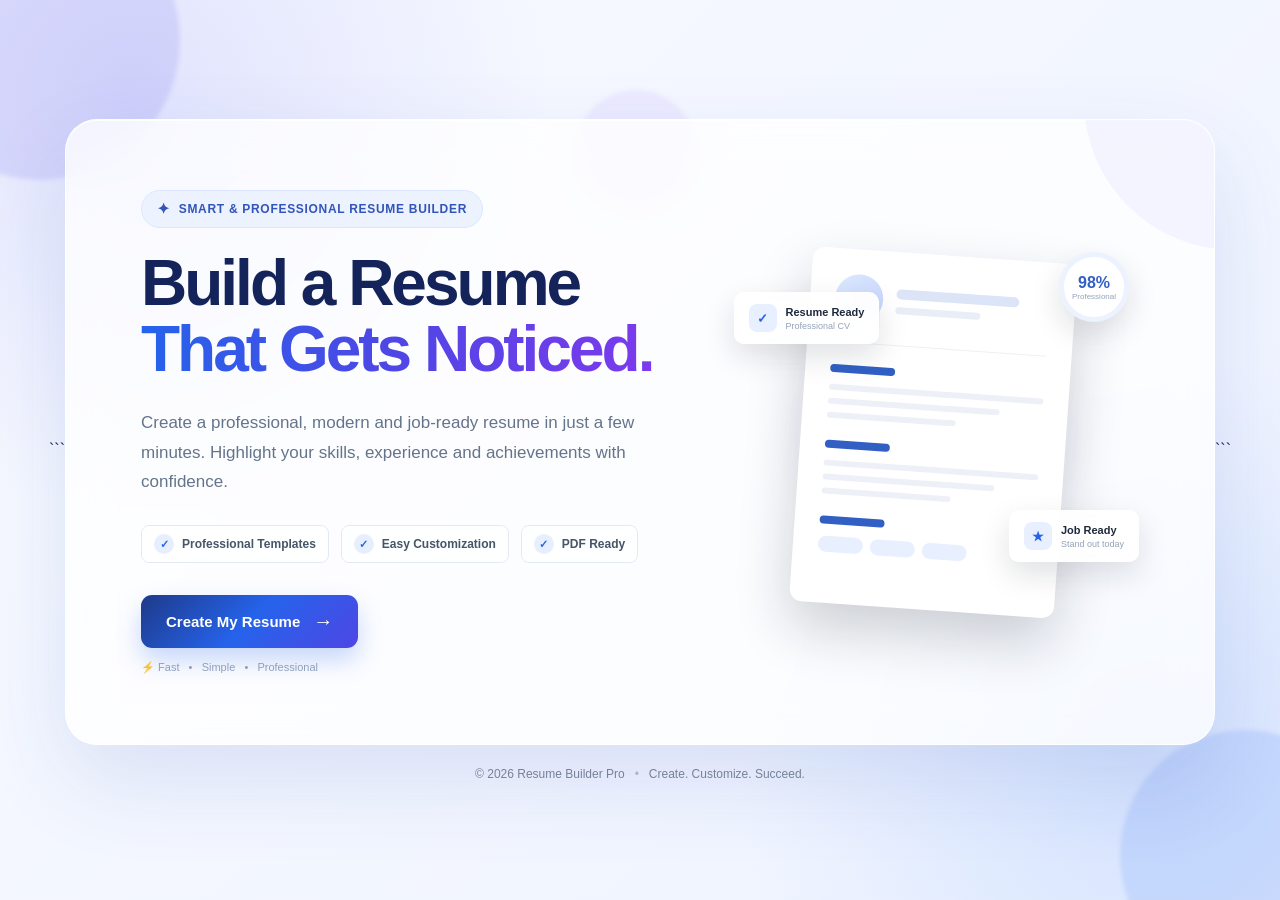
<file: home.html>
<!DOCTYPE html>

<html lang="en">

<head>

  <meta charset="UTF-8">

<meta name="viewport"
     content="width=device-width, initial-scale=1.0">

  <title>Resume Builder Pro</title>

  <style>

    /* =========================================
       RESET
    ========================================= */

    * {
      margin: 0;
      padding: 0;
      box-sizing: border-box;
    }


    html {
      scroll-behavior: smooth;
    }


    body {

      font-family:
        "Segoe UI",
        Arial,
        sans-serif;

      min-height: 100vh;

      overflow-x: hidden;

      color: #172554;

      background:

        radial-gradient(
          circle at 10% 10%,
          rgba(99, 102, 241, 0.15),
          transparent 30%
        ),

        radial-gradient(
          circle at 90% 85%,
          rgba(59, 130, 246, 0.15),
          transparent 30%
        ),

        linear-gradient(
          135deg,
          #f8faff,
          #eef3ff
        );

    }


    /* =========================================
       BACKGROUND
    ========================================= */

    .background-shape {

      position: fixed;

      border-radius: 50%;

      pointer-events: none;

      z-index: -1;

      filter: blur(2px);

      animation:
        backgroundFloat 8s ease-in-out infinite
        alternate;

    }


    .shape-one {

      width: 280px;
      height: 280px;

      top: -100px;
      left: -100px;

      background:
        rgba(79, 70, 229, 0.12);

    }


    .shape-two {

      width: 250px;
      height: 250px;

      right: -90px;
      bottom: -80px;

      background:
        rgba(37, 99, 235, 0.12);

      animation-delay: 2s;

    }


    .shape-three {

      width: 120px;
      height: 120px;

      left: 45%;
      top: 10%;

      background:
        rgba(139, 92, 246, 0.08);

      animation-delay: 1s;

    }


    @keyframes backgroundFloat {

      0% {
        transform: translate(0, 0);
      }

      100% {
        transform: translate(30px, 25px);
      }

    }


    /* =========================================
       MAIN
    ========================================= */

    .front {

      min-height: 100vh;

      display: flex;

      align-items: center;

      justify-content: center;

      padding: 35px 25px;

    }


    .wrapper {

      width: min(1150px, 100%);

    }


    /* =========================================
       MAIN CONTAINER
    ========================================= */

    .container {

      position: relative;

      width: 100%;

      min-height: 600px;

      display: flex;

      align-items: center;

      justify-content: space-between;

      gap: 50px;

      padding: 70px 75px;

      border-radius: 32px;

      background:
        rgba(255, 255, 255, 0.76);

      border:
        1px solid rgba(255, 255, 255, 0.9);

      box-shadow:

        0 35px 90px
        rgba(30, 64, 175, 0.12),

        inset 0 1px 0
        rgba(255,255,255,0.9);

      backdrop-filter: blur(22px);

      -webkit-backdrop-filter: blur(22px);

      overflow: hidden;

      animation:
        cardEntrance 1s
        cubic-bezier(.2,.8,.2,1);

    }


    /* Decorative line */

    .container::before {

      content: "";

      position: absolute;

      width: 300px;

      height: 300px;

      border-radius: 50%;

      right: -170px;

      top: -170px;

      background:
        rgba(99, 102, 241, 0.06);

    }


    @keyframes cardEntrance {

      from {

        opacity: 0;

        transform:
          translateY(45px)
          scale(0.96);

      }

      to {

        opacity: 1;

        transform:
          translateY(0)
          scale(1);

      }

    }


    /* =========================================
       LEFT CONTENT
    ========================================= */

    .content {

      width: 55%;

      z-index: 2;

      animation:
        contentEntrance 1.1s ease;

    }


    @keyframes contentEntrance {

      from {

        opacity: 0;

        transform:
          translateX(-55px);

      }

      to {

        opacity: 1;

        transform:
          translateX(0);

      }

    }


    /* =========================================
       BADGE
    ========================================= */

    .badge {

      display: inline-flex;

      align-items: center;

      gap: 8px;

      padding: 9px 15px;

      margin-bottom: 23px;

      border-radius: 30px;

      background:
        #edf2ff;

      border:
        1px solid #dbe5ff;

      color:
        #3155b8;

      font-size: 12px;

      font-weight: 700;

      letter-spacing: 0.7px;

      animation:
        fadeDown 1s ease;

    }


    .badge span {

      font-size: 15px;

      animation:
        starRotate 3s linear infinite;

    }


    @keyframes starRotate {

      0% {
        transform: rotate(0deg);
      }

      100% {
        transform: rotate(360deg);
      }

    }


    /* =========================================
       HEADING
    ========================================= */

    .logo {

      font-size:
        clamp(43px, 5vw, 68px);

      line-height: 1.03;

      letter-spacing: -3px;

      font-weight: 800;

      color:
        #14245a;

      margin-bottom: 25px;

      animation:
        fadeDown 1.2s ease;

    }


    .logo span {

      background:

        linear-gradient(
          90deg,
          #2563eb,
          #4f46e5,
          #7c3aed
        );

      -webkit-background-clip: text;

      -webkit-text-fill-color:
        transparent;

      background-clip: text;

    }


    @keyframes fadeDown {

      from {

        opacity: 0;

        transform:
          translateY(-25px);

      }

      to {

        opacity: 1;

        transform:
          translateY(0);

      }

    }


    /* =========================================
       DESCRIPTION
    ========================================= */

    .tagline {

      max-width: 570px;

      color:
        #64748b;

      font-size: 17px;

      line-height: 1.75;

      margin-bottom: 28px;

      animation:
        fadeUp 1.3s ease;

    }


    @keyframes fadeUp {

      from {

        opacity: 0;

        transform:
          translateY(25px);

      }

      to {

        opacity: 1;

        transform:
          translateY(0);

      }

    }


    /* =========================================
       FEATURES
    ========================================= */

    .features {

      display: flex;

      flex-wrap: wrap;

      gap: 12px;

      margin-bottom: 32px;

      animation:
        fadeUp 1.4s ease;

    }


    .feature {

      display: flex;

      align-items: center;

      gap: 8px;

      padding: 8px 12px;

      border-radius: 8px;

      background:
        rgba(255,255,255,0.65);

      border:
        1px solid #e3e9f7;

      color:
        #475569;

      font-size: 12px;

      font-weight: 600;

      transition:
        transform 0.3s ease,
        box-shadow 0.3s ease;

    }


    .feature:hover {

      transform:
        translateY(-3px);

      box-shadow:
        0 8px 20px
        rgba(37,99,235,0.1);

    }


    .feature-icon {

      width: 20px;
      height: 20px;

      display: flex;

      align-items: center;

      justify-content: center;

      border-radius: 50%;

      background:
        #e7efff;

      color:
        #2563eb;

      font-size: 11px;

      font-weight: bold;

    }


    /* =========================================
       ACTION
    ========================================= */

    .actions {

      animation:
        fadeUp 1.5s ease;

    }


    .startBtn {

      position: relative;

      display: inline-flex;

      align-items: center;

      justify-content: center;

      gap: 13px;

      padding: 15px 25px;

      border: none;

      border-radius: 11px;

      background:

        linear-gradient(
          135deg,
          #1e3a8a,
          #2563eb,
          #4f46e5
        );

      color:
        white;

      font-size: 15px;

      font-weight: 700;

      cursor: pointer;

      overflow: hidden;

      box-shadow:

        0 12px 25px
        rgba(37,99,235,0.25);

      transition:
        transform 0.3s ease,
        box-shadow 0.3s ease;

    }


    .startBtn:hover {

      transform:
        translateY(-4px);

      box-shadow:

        0 18px 35px
        rgba(37,99,235,0.32);

    }


    .startBtn:active {

      transform:
        scale(0.96);

    }


    .arrow {

      font-size: 20px;

      transition:
        transform 0.3s ease;

    }


    .startBtn:hover .arrow {

      transform:
        translateX(5px);

    }


    /* Button shine */

    .startBtn::after {

      content: "";

      position: absolute;

      top: 0;

      left: -120%;

      width: 70%;

      height: 100%;

      transform:
        skewX(-25deg);

      background:
        rgba(255,255,255,0.25);

      transition:
        left 0.7s ease;

    }


    .startBtn:hover::after {

      left: 140%;

    }


    .secure-text {

      margin-top: 13px;

      font-size: 11px;

      color:
        #94a3b8;

    }


    /* =========================================
       RIGHT VISUAL
    ========================================= */

    .image-box {

      position: relative;

      width: 42%;

      min-height: 450px;

      display: flex;

      align-items: center;

      justify-content: center;

      animation:
        visualEntrance 1.3s ease;

    }


    @keyframes visualEntrance {

      from {

        opacity: 0;

        transform:
          translateX(60px)
          scale(0.85);

      }

      to {

        opacity: 1;

        transform:
          translateX(0)
          scale(1);

      }

    }


    /* =========================================
       GLOW
    ========================================= */

    .visual-glow {

      position: absolute;

      width: 330px;
      height: 330px;

      border-radius: 50%;

      background:

        radial-gradient(
          circle,
          rgba(79,70,229,0.16),
          transparent 68%
        );

      filter: blur(5px);

      animation:
        glowPulse 4s ease-in-out infinite;

    }


    @keyframes glowPulse {

      0%, 100% {

        transform:
          scale(1);

        opacity:
          0.7;

      }

      50% {

        transform:
          scale(1.12);

        opacity:
          1;

      }

    }


    /* =========================================
       RESUME CARD
    ========================================= */

    .resume-card {

      position: relative;

      width: 265px;

      height: 355px;

      padding: 25px;

      border-radius: 12px;

      background:
        white;

      box-shadow:

        0 25px 55px
        rgba(15,23,42,0.20);

      z-index: 3;

      transform:
        rotate(4deg);

      animation:
        resumeFloat 4s ease-in-out infinite;

    }


    @keyframes resumeFloat {

      0%, 100% {

        transform:
          rotate(4deg)
          translateY(0);

      }

      50% {

        transform:
          rotate(2deg)
          translateY(-15px);

      }

    }


    /* Resume top */

    .resume-top {

      display: flex;

      align-items: center;

      gap: 13px;

      padding-bottom: 20px;

      border-bottom:
        1px solid #edf0f5;

    }


    .profile-circle {

      width: 48px;
      height: 48px;

      border-radius: 50%;

      background:

        linear-gradient(
          135deg,
          #dbeafe,
          #c7d2fe
        );

    }


    .profile-lines {

      flex: 1;

    }


    .line {

      border-radius: 10px;

      background:
        #dbe5f7;

    }


    .name-line {

      width: 80%;

      height: 10px;

      margin-bottom: 8px;

    }


    .role-line {

      width: 55%;

      height: 7px;

      background:
        #e8edf6;

    }


    /* Resume sections */

    .resume-section {

      margin-top: 22px;

    }


    .section-title {

      width: 65px;

      height: 8px;

      margin-bottom: 12px;

      border-radius: 5px;

      background:
        #315fc4;

    }


    .resume-line {

      height: 6px;

      margin-bottom: 8px;

      border-radius: 5px;

      background:
        #edf1f7;

    }


    .long {
      width: 100%;
    }


    .medium {
      width: 80%;
    }


    .short {
      width: 60%;
    }


    /* Skills */

    .skills {

      display: flex;

      gap: 7px;

    }


    .skills span {

      width: 45px;

      height: 16px;

      border-radius: 10px;

      background:
        #e8efff;

    }


    /* =========================================
       FLOATING CARDS
    ========================================= */

    .floating-card {

      position: absolute;

      display: flex;

      align-items: center;

      gap: 9px;

      padding: 11px 14px;

      background:
        rgba(255,255,255,0.94);

      border:
        1px solid rgba(255,255,255,0.9);

      border-radius: 10px;

      box-shadow:
        0 12px 30px
        rgba(15,23,42,0.13);

      z-index: 5;

      backdrop-filter:
        blur(10px);

    }


    .floating-card strong {

      display: block;

      font-size: 11px;

      color:
        #1e293b;

    }


    .floating-card small {

      display: block;

      margin-top: 3px;

      font-size: 9px;

      color:
        #94a3b8;

    }


    .mini-icon {

      width: 28px;
      height: 28px;

      display: flex;

      align-items: center;

      justify-content: center;

      border-radius: 8px;

      background:
        #e8f0ff;

      color:
        #2563eb;

      font-size: 13px;

      font-weight: bold;

    }


    .card-one {

      left: 5px;

      top: 85px;

      animation:
        cardFloatOne 4s ease-in-out infinite;

    }


    .card-two {

      right: 0;

      bottom: 95px;

      animation:
        cardFloatTwo 4s ease-in-out infinite;

      animation-delay:
        1s;

    }


    @keyframes cardFloatOne {

      0%,100% {

        transform:
          translateY(0);

      }

      50% {

        transform:
          translateY(-10px);

      }

    }


    @keyframes cardFloatTwo {

      0%,100% {

        transform:
          translateY(0);

      }

      50% {

        transform:
          translateY(10px);

      }

    }


    /* =========================================
       PROFESSIONAL BADGE
    ========================================= */

    .floating-badge {

      position: absolute;

      right: 10px;

      top: 45px;

      width: 70px;
      height: 70px;

      display: flex;

      flex-direction: column;

      align-items: center;

      justify-content: center;

      border-radius: 50%;

      background:
        white;

      border:
        5px solid #edf2ff;

      box-shadow:
        0 12px 30px
        rgba(15,23,42,0.13);

      z-index: 6;

      animation:
        badgeFloat 4s ease-in-out infinite;

    }


    .floating-badge span {

      font-size: 16px;

      font-weight: 800;

      color:
        #315fc4;

    }


    .floating-badge small {

      font-size: 8px;

      color:
        #94a3b8;

    }


    @keyframes badgeFloat {

      0%,100% {

        transform:
          translateY(0)
          rotate(0deg);

      }

      50% {

        transform:
          translateY(-8px)
          rotate(4deg);

      }

    }


    /* =========================================
       FOOTER
    ========================================= */

    .footer {

      display: flex;

      justify-content: center;

      align-items: center;

      gap: 10px;

      margin-top: 22px;

      font-size: 12px;

      color:
        #7c8799;

      animation:
        fadeIn 2s ease;

    }


    .footer-dot {

      color:
        #b5bfce;

    }


    @keyframes fadeIn {

      from {
        opacity: 0;
      }

      to {
        opacity: 1;
      }

    }


    /* =========================================
       TABLET
    ========================================= */

    @media (max-width: 900px) {

      .container {

        padding:
          55px 45px;

        gap: 25px;

      }


      .logo {

        font-size: 48px;

      }


      .resume-card {

        width: 225px;

        height: 305px;

      }


      .image-box {

        min-height: 380px;

      }

    }


    /* =========================================
       MOBILE
    ========================================= */

    @media (max-width: 700px) {

      body {

        overflow-y: auto;

      }


      .front {

        padding:
          20px 15px;

      }


      .container {

        flex-direction: column;

        padding:
          45px 25px;

        min-height: auto;

        text-align: center;

        border-radius: 24px;

      }


      .content {

        width: 100%;

      }


      .badge {

        font-size: 10px;

      }


      .logo {

        font-size: 42px;

        letter-spacing:
          -1.5px;

      }


      .tagline {

        font-size: 15px;

      }


      .features {

        justify-content: center;

      }


      .actions {

        display: flex;

        flex-direction: column;

        align-items: center;

      }


      .image-box {

        width: 100%;

        min-height: 390px;

        margin-top: 20px;

      }


      .resume-card {

        width: 230px;

        height: 310px;

      }


      .card-one {

        left: 0;

      }


      .card-two {

        right: 0;

      }


      .floating-badge {

        right: 5px;

      }


      .footer {

        flex-direction: column;

        gap: 4px;

        margin-bottom: 10px;

      }


      .footer-dot {

        display: none;

      }

    }


    /* =========================================
       SMALL MOBILE
    ========================================= */

    @media (max-width: 430px) {

      .logo {

        font-size: 36px;

      }


      .container {

        padding:
          35px 18px;

      }


      .resume-card {

        width: 205px;

        height: 285px;

      }


      .card-one {

        left: -5px;

      }


      .card-two {

        right: -5px;

      }


      .floating-badge {

        right: -5px;

      }

    }

  </style>

</head>

<body>

  <!-- Background Shapes -->

  <div class="background-shape shape-one"></div>

  <div class="background-shape shape-two"></div>

  <div class="background-shape shape-three"></div>

  <!-- Main -->

  <div class="front">

```
<div class="wrapper">


  <!-- HERO -->

  <div class="container">


    <!-- LEFT -->

    <div class="content">


      <div class="badge">

        <span>✦</span>

        SMART & PROFESSIONAL
        RESUME BUILDER

      </div>


      <h1 class="logo">

        Build a Resume<br>

        <span>That Gets Noticed.</span>

      </h1>


      <p class="tagline">

        Create a professional, modern and
        job-ready resume in just a few minutes.
        Highlight your skills, experience and
        achievements with confidence.

      </p>


      <!-- Features -->

      <div class="features">


        <div class="feature">

          <div class="feature-icon">
            ✓
          </div>

          <span>
            Professional Templates
          </span>

        </div>


        <div class="feature">

          <div class="feature-icon">
            ✓
          </div>

          <span>
            Easy Customization
          </span>

        </div>


        <div class="feature">

          <div class="feature-icon">
            ✓
          </div>

          <span>
            PDF Ready
          </span>

        </div>


      </div>


      <!-- CTA -->

      <div class="actions">


        <button
          class="startBtn"
          onclick="goToBuilder()">

          Create My Resume

          <span class="arrow">
            →
          </span>

        </button>


        <div class="secure-text">

          ⚡ Fast
          &nbsp; • &nbsp;
          Simple
          &nbsp; • &nbsp;
          Professional

        </div>


      </div>


    </div>


    <!-- RIGHT VISUAL -->

    <div class="image-box">


      <div class="visual-glow"></div>


      <!-- Resume -->

      <div class="resume-card">


        <div class="resume-top">


          <div class="profile-circle"></div>


          <div class="profile-lines">

            <div
              class="line name-line">
            </div>

            <div
              class="line role-line">
            </div>

          </div>


        </div>


        <!-- Section -->

        <div class="resume-section">

          <div class="section-title"></div>

          <div
            class="resume-line long">
          </div>

          <div
            class="resume-line medium">
          </div>

          <div
            class="resume-line short">
          </div>

        </div>


        <!-- Section -->

        <div class="resume-section">

          <div class="section-title"></div>

          <div
            class="resume-line long">
          </div>

          <div
            class="resume-line medium">
          </div>

          <div
            class="resume-line short">
          </div>

        </div>


        <!-- Skills -->

        <div class="resume-section">

          <div class="section-title"></div>


          <div class="skills">

            <span></span>

            <span></span>

            <span></span>

          </div>

        </div>


      </div>


      <!-- Floating Card -->

      <div class="floating-card card-one">


        <div class="mini-icon">
          ✓
        </div>


        <div>

          <strong>
            Resume Ready
          </strong>

          <small>
            Professional CV
          </small>

        </div>


      </div>


      <!-- Floating Card -->

      <div class="floating-card card-two">


        <div class="mini-icon">
          ★
        </div>


        <div>

          <strong>
            Job Ready
          </strong>

          <small>
            Stand out today
          </small>

        </div>


      </div>


      <!-- Badge -->

      <div class="floating-badge">

        <span>
          98%
        </span>

        <small>
          Professional
        </small>

      </div>


    </div>


  </div>


  <!-- FOOTER -->

  <div class="footer">

    <span>
      © 2026 Resume Builder Pro
    </span>

    <span class="footer-dot">
      •
    </span>

    <span>
      Create. Customize. Succeed.
    </span>

  </div>


</div>
```

  </div>

  <!-- JavaScript -->

  <script>

    function goToBuilder() {

      window.location.href =
        "index.html";

    }


    /* Small mouse movement effect */

    const resumeCard =
      document.querySelector(".resume-card");


    document.addEventListener(
      "mousemove",
      function(event) {

        if (window.innerWidth <= 700)
          return;


        const x =
          (window.innerWidth / 2 - event.clientX)
          / 80;


        const y =
          (window.innerHeight / 2 - event.clientY)
          / 80;


        resumeCard.style.transform =
          `rotate(${4 + x}deg)
           translate(${x}px, ${y}px)`;

      }
    );


    /* Reset when mouse leaves */

    document.addEventListener(
      "mouseleave",
      function() {

        resumeCard.style.transform =
          "rotate(4deg)";

      }
    );

  </script>

</body>

</html>
</file>
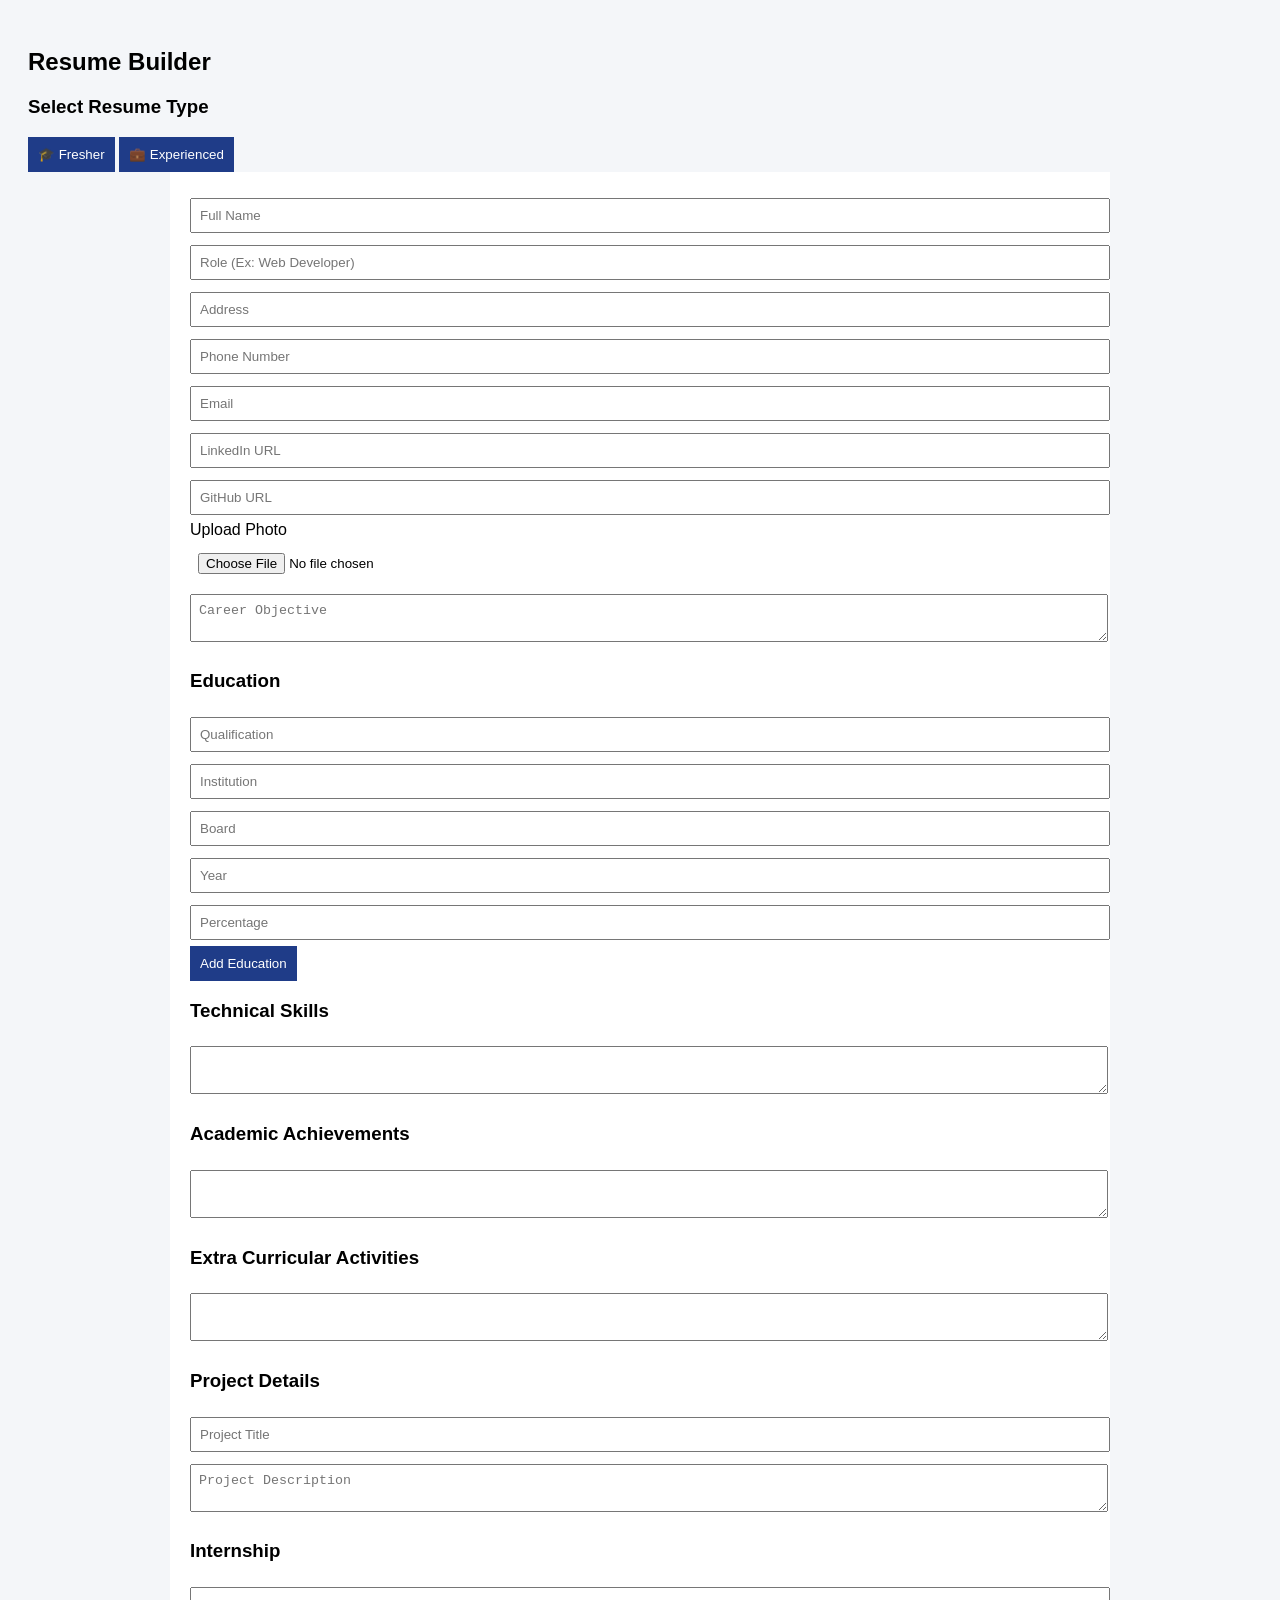
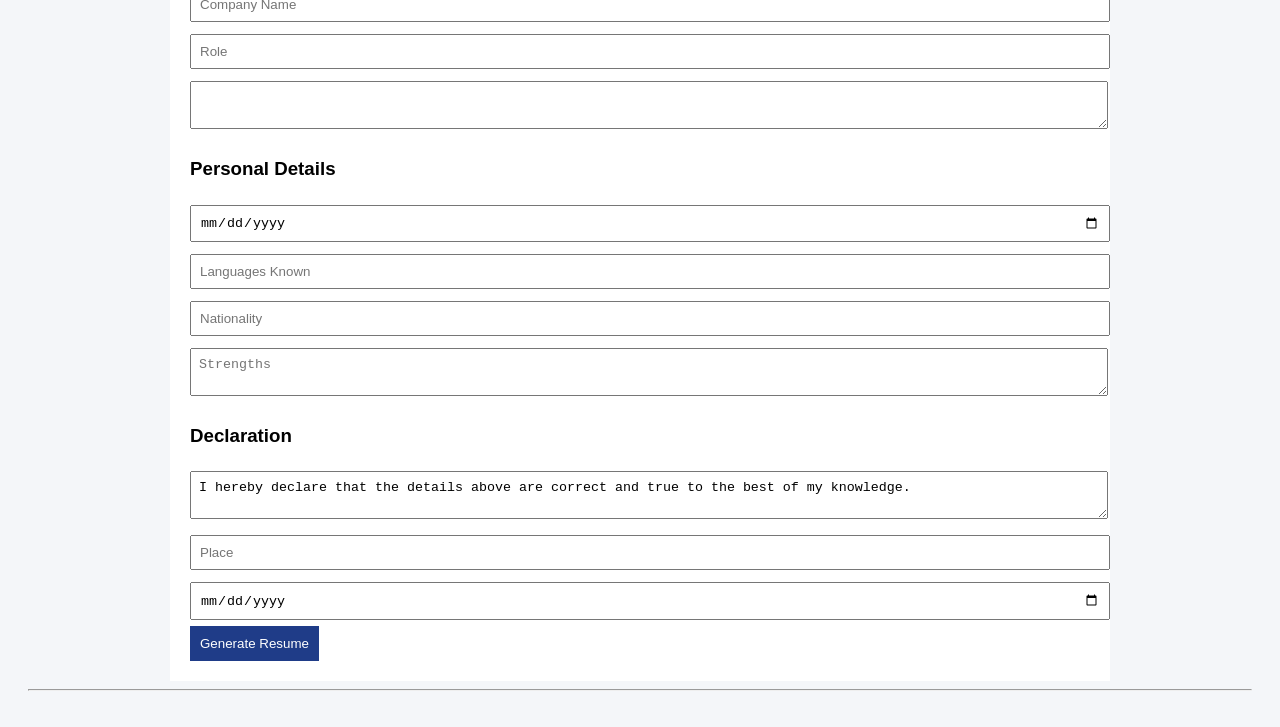
<file: resume.html>
<!DOCTYPE html>
<html>
<head>
  <title>Resume Builder</title>
  <link rel="stylesheet" href="style.css">
</head>

<body>

<h2>Resume Builder</h2>

<div class="resume-type">
  <h3>Select Resume Type</h3>

  <button type="button" onclick="showFresher()">
    🎓 Fresher
  </button>

  <button type="button" onclick="showExperienced()">
    💼 Experienced
  </button>
</div>

<div class="form" id="resumeForm">

  <input id="name" placeholder="Full Name">
  <input id="role" placeholder="Role (Ex: Web Developer)">
  <input id="address" placeholder="Address">
  <input id="phone" placeholder="Phone Number">
  <input id="email" placeholder="Email">
  <input id="linkedin" placeholder="LinkedIn URL">
  <input id="github" placeholder="GitHub URL">

  <label>Upload Photo</label>
  <input type="file" id="photo" accept="image/*">

  <textarea id="objective" placeholder="Career Objective"></textarea>

  <h3>Education</h3>

  <input id="eq" placeholder="Qualification">
  <input id="ei" placeholder="Institution">
  <input id="eb" placeholder="Board">
  <input id="ey" placeholder="Year">
  <input id="ep" placeholder="Percentage">

  <button type="button" onclick="addEducation()">
    Add Education
  </button>

  <h3>Technical Skills</h3>
  <textarea id="skills"></textarea>

  <h3>Academic Achievements</h3>
  <textarea id="academic"></textarea>

  <h3>Extra Curricular Activities</h3>
  <textarea id="extra"></textarea>

  <h3>Project Details</h3>

<input id="projectTitle" placeholder="Project Title">

<textarea id="projectDesc" placeholder="Project Description"></textarea>

  <h3>Internship</h3>

<input
  id="internCompany"
  placeholder="Company Name">

<input
  id="internRole"
  placeholder="Role">

<textarea
  id="internDesc"
  placeholder="Internship Description">

</textarea>




  <h3>Personal Details</h3>

  <input id="dob" type="date">

  <input
    id="language"
    placeholder="Languages Known">

  <input
    id="nationality"
    placeholder="Nationality">

 <textarea
  id="strengths"
  placeholder="Strengths">
</textarea>

  <h3>Declaration</h3>

  <textarea id="declaration">
I hereby declare that the details above are correct and true to the best of my knowledge.
  </textarea>

  <input id="place" placeholder="Place">

  <!-- Correct Date Input -->
  <input id="date" type="date">

  <button type="button" onclick="generateResume()">
    Generate Resume
  </button>

</div>

<hr>

<div id="resume">

  <div class="header">

    <div>

      <h1 id="rname"></h1>

      <h3 id="rrole" class="role"></h3>

      <p>
        📞 <span id="rphone"></span>
      </p>

      <p>
        ✉ <span id="remail"></span>
      </p>

      <p>
        🔗 LinkedIn:
        <span id="rlinkedin"></span>
      </p>

      <p>
        💻 GitHub:
        <span id="rgithub"></span>
      </p>

    </div>

    <img id="rphoto">

  </div>

  <h3>CAREER OBJECTIVE</h3>
  <p id="robjective"></p>

  <h3>EDUCATION</h3>

  <table id="eduTable">

    <tr>
      <th>Qualification</th>
      <th>Institution</th>
      <th>Board</th>
      <th>Year</th>
      <th>Percentage</th>
    </tr>

  </table>

  <h3>TECHNICAL SKILLS</h3>
  <p id="rskills"></p>

  <h3>ACADEMIC ACHIEVEMENTS</h3>
  <p id="racademic"></p>

  <h3>EXTRA CURRICULAR ACTIVITIES</h3>
  <p id="rextra"></p>

  <h3>PROJECT DETAILS</h3>

  <p>
    <b>Title:</b>
    <span id="rprojectTitle"></span>
  </p>

  <p id="rprojectDesc"></p>

  <h3>INTERNSHIP</h3>

  <p>
    <b>Company:</b>
    <span id="rinternCompany"></span>
  </p>

  <p>
    <b>Role:</b>
    <span id="rinternRole"></span>
  </p>

  <p id="rinternDesc"></p>

 

  <h3>PERSONAL DETAILS</h3>

  <p>
    <b>Date of Birth:</b>
    <span id="rdob"></span>
  </p>

  <p>
    <b>Languages Known:</b>
    <span id="rlanguage"></span>
  </p>

  <p>
    <b>Nationality:</b>
    <span id="rnat"></span>
  </p>

  <p>
    <b>Strengths:</b>
    <span id="rstrength"></span>
  </p>

  <h3>DECLARATION</h3>

  <p id="rdeclaration"></p>

  <div class="sign-section">

    <div>

      <p>
        <b>Place:</b>
        <span id="rplace"></span>
      </p>

      <p>
        <b>Date:</b>
        <span id="rdate"></span>
      </p>

    </div>

    <div class="signature-box">

      <p><b>Signature</b></p>

      <div class="sign-line"></div>

      <p id="rsignName"></p>

    </div>

  </div>

  <button
    id="printBtn"
    onclick="window.print()">
    Print Resume
  </button>

</div>

<script src="script.js"></script>

</body>
</html>
</file>
<file: style.css>
body {
  font-family: Arial;
  background: #f4f6f9;
  padding: 20px;
}

.form, #resume {
  max-width: 900px;
  margin: auto;
  background: white;
  padding: 20px;
}

input, textarea {
  width: 100%;
  margin: 6px 0;
  padding: 8px;
}

button {
  background: #1f3c88;
  color: white;
  padding: 10px;
  border: none;
  cursor: pointer;
}

#resume {
  display: none;
}

.header {
  display: flex;
  justify-content: space-between;
  border-bottom: 2px solid #1f3c88;
}

#rphoto {
  width: 120px;
  height: 150px;
  object-fit: cover;
}

.role {
  color: gray;
}

table {
  width: 100%;
  border-collapse: collapse;
}

th, td {
  border: 1px solid #ddd;
  padding: 6px;
}

.sign-section {
  display: flex;
  justify-content: space-between;
  margin-top: 30px;
}

/* ✅ Signature Line Added */
.signature-box {
  text-align: center;
  width: 200px;
}

.sign-line {
  border-bottom: 2px solid black;
  width: 180px;
  margin: 40px auto 10px auto;
}

@media print {
  body * { visibility: hidden; }
  #resume, #resume * { visibility: visible; }

  #resume {
    position: absolute;
    left: 0;
    top: 0;
    width: 100%;
    transform: scale(0.85);
    transform-origin: top left;
  }

  #printBtn {
    display: none;
  }

  @page {
    size: A4;
    margin: 10mm;
  }
}
</file>
